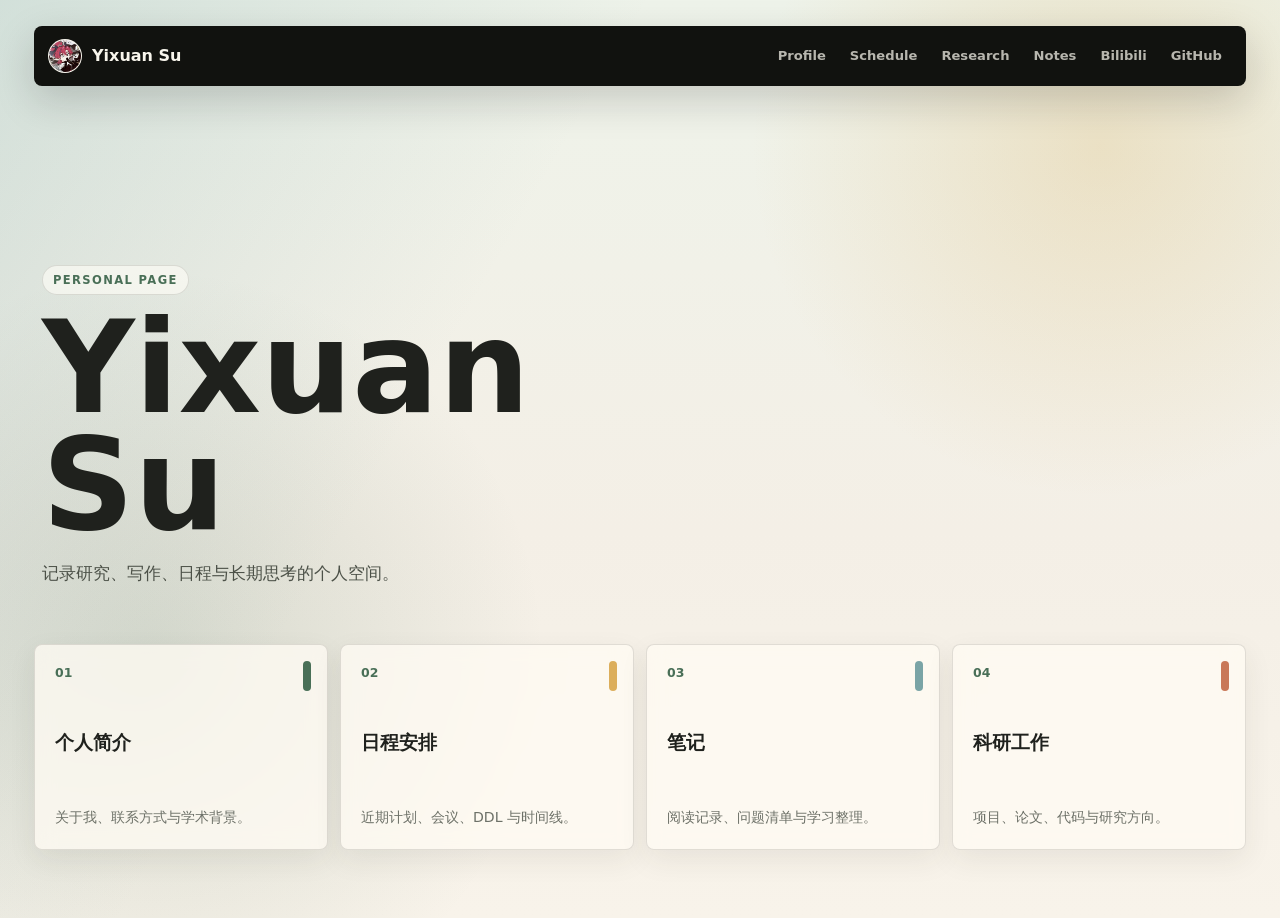
<file: index.html>
<!DOCTYPE html>
<html lang="zh-CN">
  <head>
    <meta charset="UTF-8" />
    <meta name="viewport" content="width=device-width, initial-scale=1.0" />
    <meta
      name="description"
      content="Yixuan Su 的个人主页：个人简介、日程安排、笔记与科研工作。"
    />
    <title>Yixuan Su</title>
    <link rel="stylesheet" href="./styles.css?v=20260604-8" />
  </head>
  <body>
    <main class="page-shell">
      <header class="site-header" aria-label="站点导航">
        <a class="brand" href="./" aria-label="返回首页">
          <img class="brand-avatar" src="./Profile.jpg" alt="苏以轩头像" />
          <span>Yixuan Su</span>
        </a>
        <nav class="top-nav" aria-label="主导航">
          <a href="./profile/">Profile</a>
          <a href="./schedule/">Schedule</a>
          <a href="./research/">Research</a>
          <a href="./notes/">Notes</a>
          <a href="https://space.bilibili.com/1643157133" target="_blank" rel="noreferrer">Bilibili</a>
          <a href="https://github.com/Cheezzcake" target="_blank" rel="noreferrer">GitHub</a>
        </nav>
      </header>

      <section class="hero" aria-labelledby="hero-title">
        <div class="hero-copy">
          <p class="eyebrow">Personal Page</p>
          <h1 id="hero-title">
            <span>Yixuan</span>
            <span>Su</span>
          </h1>
          <p class="intro">
            记录研究、写作、日程与长期思考的个人空间。
          </p>
        </div>
      </section>

      <section class="entry-grid" aria-label="主页入口">
        <a class="entry-card" href="./profile/">
          <span class="entry-index">01</span>
          <span class="entry-title">个人简介</span>
          <span class="entry-text">关于我、联系方式与学术背景。</span>
        </a>

        <a class="entry-card" href="./schedule/">
          <span class="entry-index">02</span>
          <span class="entry-title">日程安排</span>
          <span class="entry-text">近期计划、会议、DDL 与时间线。</span>
        </a>

        <a class="entry-card" href="./notes/">
          <span class="entry-index">03</span>
          <span class="entry-title">笔记</span>
          <span class="entry-text">阅读记录、问题清单与学习整理。</span>
        </a>

        <a class="entry-card" href="./research/">
          <span class="entry-index">04</span>
          <span class="entry-title">科研工作</span>
          <span class="entry-text">项目、论文、代码与研究方向。</span>
        </a>
      </section>
    </main>
  </body>
</html>
</file>
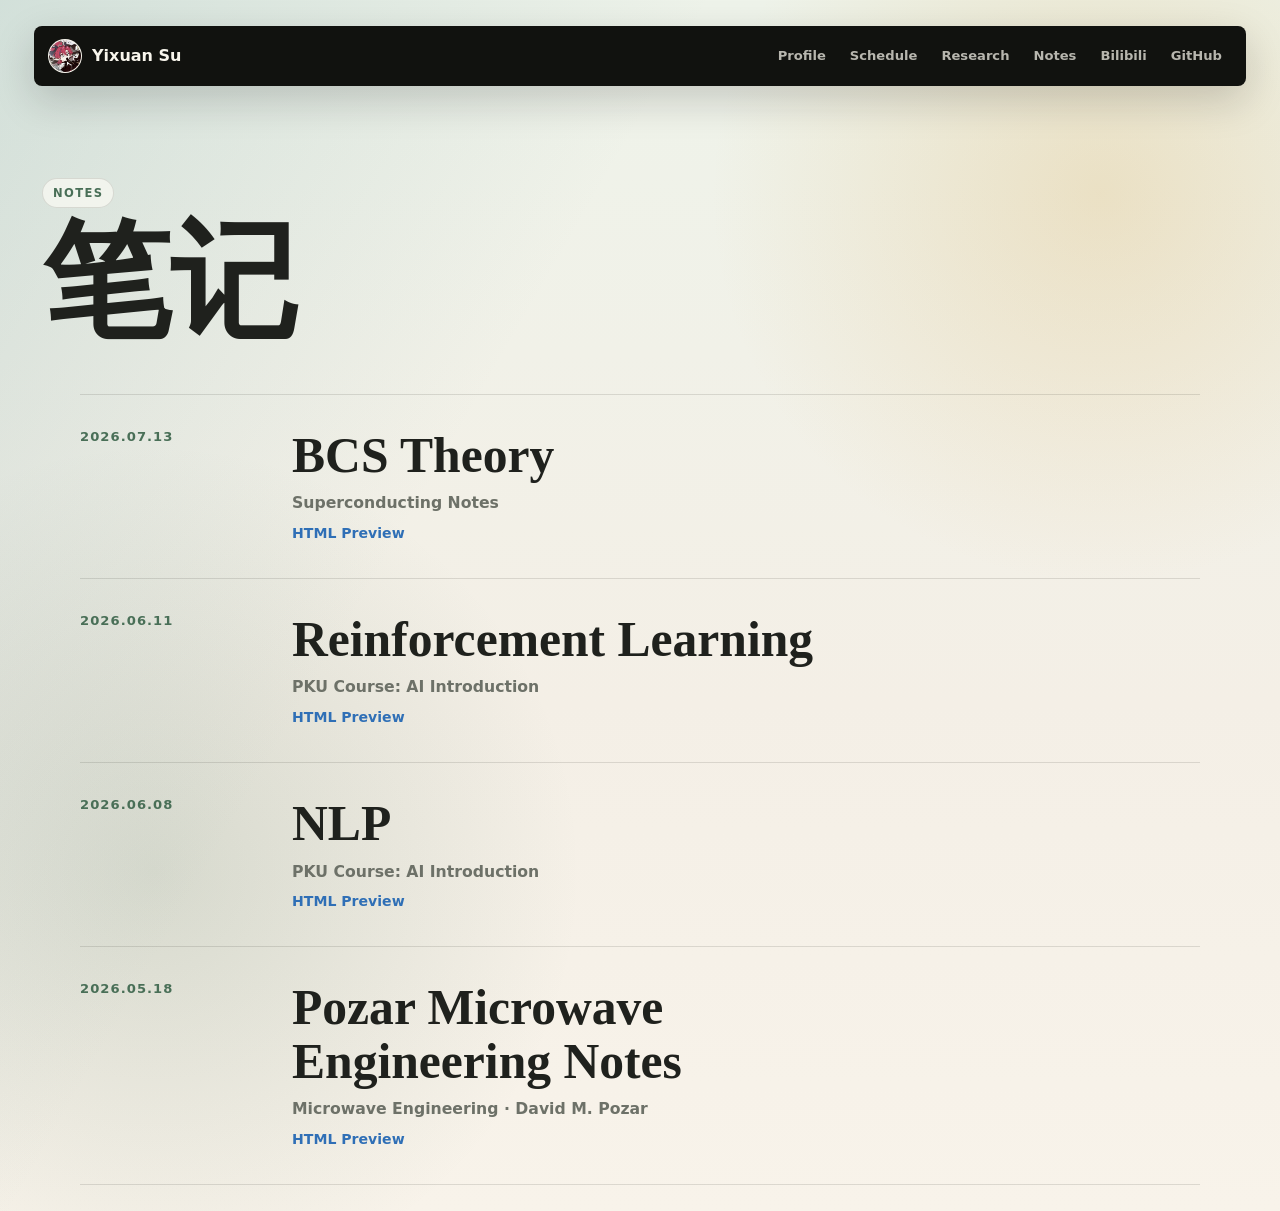
<file: notes/index.html>
<!DOCTYPE html>
<html lang="zh-CN">
  <head>
    <meta charset="UTF-8" />
    <meta name="viewport" content="width=device-width, initial-scale=1.0" />
    <meta
      name="description"
      content="苏以轩的学习笔记与阅读记录。"
    />
    <title>笔记 | Yixuan Su</title>
    <link rel="stylesheet" href="../styles.css?v=20260604-8" />
  </head>
  <body>
    <main class="page-shell notes-shell">
      <header class="site-header" aria-label="站点导航">
        <a class="brand" href="../" aria-label="返回首页">
          <img class="brand-avatar" src="../Profile.jpg" alt="苏以轩头像" />
          <span>Yixuan Su</span>
        </a>
        <nav class="top-nav" aria-label="主导航">
          <a href="../profile/">Profile</a>
          <a href="../schedule/">Schedule</a>
          <a href="../research/">Research</a>
          <a href="./">Notes</a>
          <a href="https://space.bilibili.com/1643157133" target="_blank" rel="noreferrer">Bilibili</a>
          <a href="https://github.com/Cheezzcake" target="_blank" rel="noreferrer">GitHub</a>
        </nav>
      </header>

      <section class="section-hero" aria-labelledby="notes-title">
        <p class="eyebrow">Notes</p>
        <h1 id="notes-title">笔记</h1>
      </section>

      <section class="note-timeline" aria-label="笔记时间线">
        <article class="note-item">
          <div class="note-date">2026.07.13</div>
          <div class="note-content">
            <h2>
              <span>BCS Theory</span>
            </h2>
            <p class="note-source">Superconducting Notes</p>
            <a class="note-link" href="./superconducting_bcs_notes.html" target="_blank" rel="noreferrer">HTML Preview</a>
          </div>
        </article>

        <article class="note-item">
          <div class="note-date">2026.06.11</div>
          <div class="note-content">
            <h2>
              <span>Reinforcement Learning</span>
            </h2>
            <p class="note-source">PKU Course: AI Introduction</p>
            <a class="note-link" href="./rl_notes.html" target="_blank" rel="noreferrer">HTML Preview</a>
          </div>
        </article>

        <article class="note-item">
          <div class="note-date">2026.06.08</div>
          <div class="note-content">
            <h2>
              <span>NLP</span>
            </h2>
            <p class="note-source">PKU Course: AI Introduction</p>
            <a class="note-link" href="./nlp_notes.html" target="_blank" rel="noreferrer">HTML Preview</a>
          </div>
        </article>

        <article class="note-item">
          <div class="note-date">2026.05.18</div>
          <div class="note-content">
            <h2>
              <span>Pozar Microwave</span>
              <span>Engineering Notes</span>
            </h2>
            <p class="note-source">Microwave Engineering · David M. Pozar</p>
            <a class="note-link" href="./microwave_notes.html" target="_blank" rel="noreferrer">HTML Preview</a>
          </div>
        </article>
      </section>
    </main>
  </body>
</html>
</file>
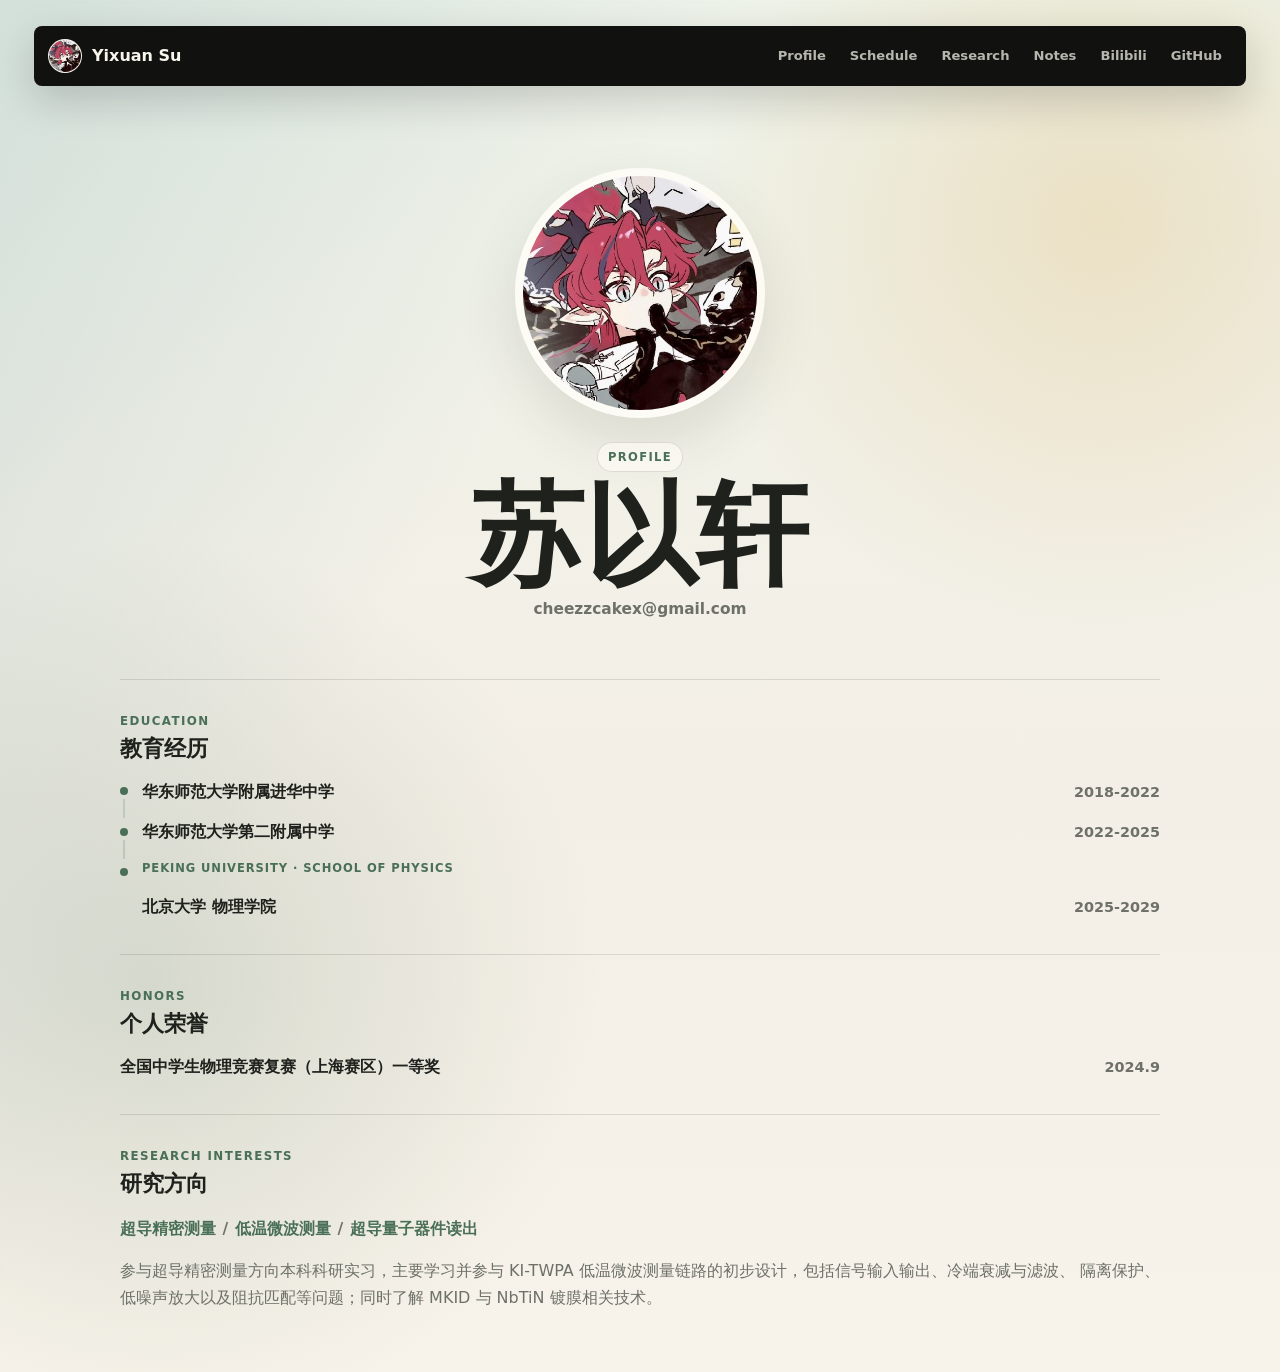
<file: profile/index.html>
<!DOCTYPE html>
<html lang="zh-CN">
  <head>
    <meta charset="UTF-8" />
    <meta name="viewport" content="width=device-width, initial-scale=1.0" />
    <meta
      name="description"
      content="苏以轩的个人简介：教育经历、个人荣誉与研究方向。"
    />
    <title>苏以轩 | Profile</title>
    <link rel="stylesheet" href="../styles.css?v=20260604-8" />
  </head>
  <body>
    <main class="page-shell profile-shell">
      <header class="site-header" aria-label="站点导航">
        <a class="brand" href="../" aria-label="返回首页">
          <img class="brand-avatar" src="../Profile.jpg" alt="苏以轩头像" />
          <span>Yixuan Su</span>
        </a>
        <nav class="top-nav" aria-label="主导航">
          <a href="./">Profile</a>
          <a href="../schedule/">Schedule</a>
          <a href="../research/">Research</a>
          <a href="../notes/">Notes</a>
          <a href="https://space.bilibili.com/1643157133" target="_blank" rel="noreferrer">Bilibili</a>
          <a href="https://github.com/Cheezzcake" target="_blank" rel="noreferrer">GitHub</a>
        </nav>
      </header>

      <section class="profile-hero" aria-labelledby="profile-title">
        <img class="profile-photo" src="../Profile.jpg" alt="苏以轩头像" />
        <div class="profile-heading">
          <p class="eyebrow">Profile</p>
          <h1 id="profile-title">苏以轩</h1>
          <a class="contact-link" href="mailto:cheezzcakex@gmail.com">cheezzcakex@gmail.com</a>
        </div>
      </section>

      <section class="profile-layout" aria-label="个人简介内容">
        <article class="profile-section">
          <div class="section-kicker">Education</div>
          <h2>教育经历</h2>
          <ol class="timeline">
            <li>
              <div>
                <strong>华东师范大学附属进华中学</strong>
                <span>2018-2022</span>
              </div>
            </li>
            <li>
              <div>
                <strong>华东师范大学第二附属中学</strong>
                <span>2022-2025</span>
              </div>
            </li>
            <li>
              <div>
                <small>Peking University · School of Physics</small>
                <strong>北京大学 物理学院</strong>
                <span>2025-2029</span>
              </div>
            </li>
          </ol>
        </article>

        <article class="profile-section">
          <div class="section-kicker">Honors</div>
          <h2>个人荣誉</h2>
          <div class="info-row">
            <strong>全国中学生物理竞赛复赛（上海赛区）一等奖</strong>
            <span>2024.9</span>
          </div>
        </article>

        <article class="profile-section research-section">
          <div class="section-kicker">Research Interests</div>
          <h2>研究方向</h2>
          <div class="tag-list" aria-label="研究方向列表">
            <span>超导精密测量</span>
            <span>低温微波测量</span>
            <span>超导量子器件读出</span>
          </div>
          <p>
            参与超导精密测量方向本科科研实习，主要学习并参与 KI-TWPA
            低温微波测量链路的初步设计，包括信号输入输出、冷端衰减与滤波、
            隔离保护、低噪声放大以及阻抗匹配等问题；同时了解 MKID
            与 NbTiN 镀膜相关技术。
          </p>
        </article>
      </section>
    </main>
  </body>
</html>
</file>
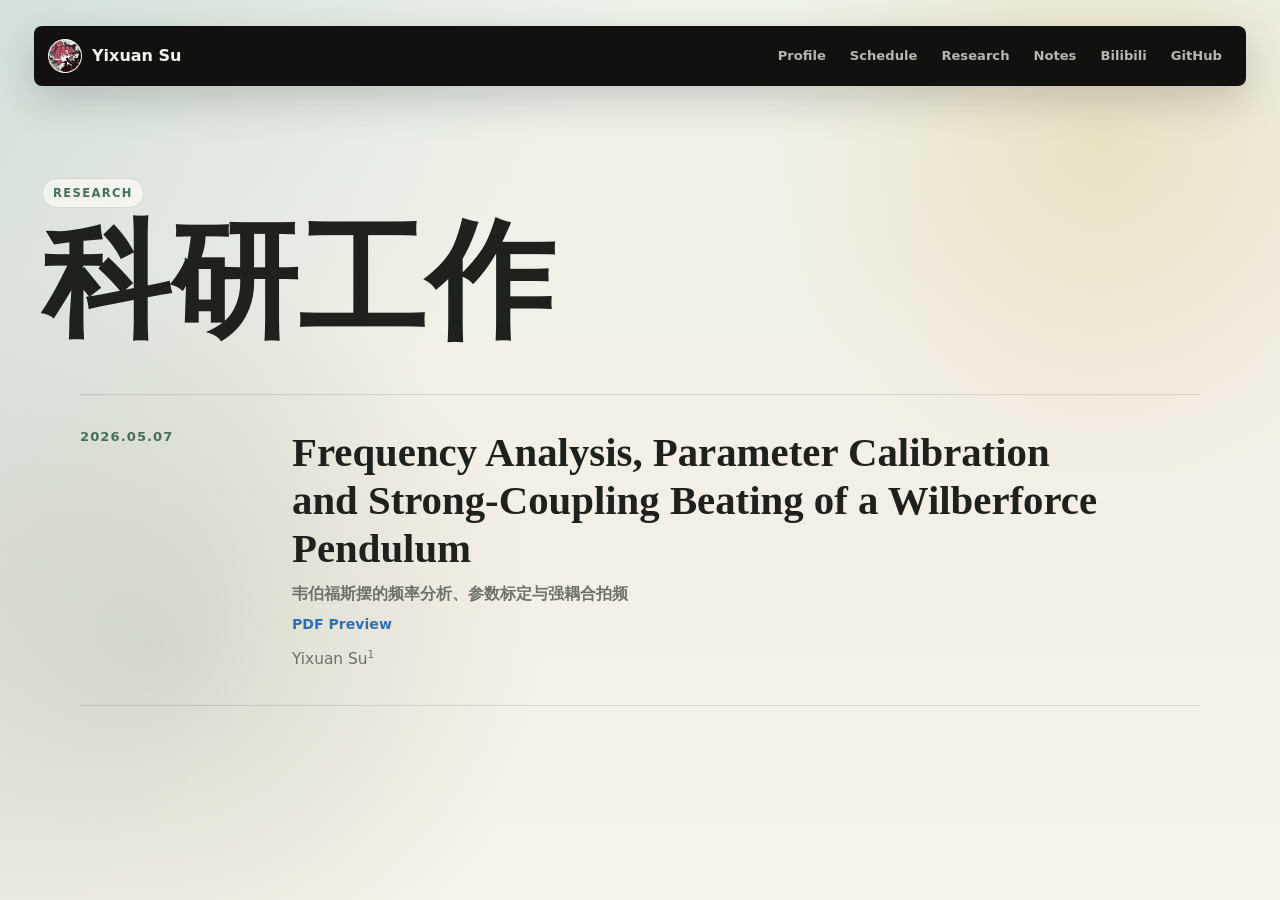
<file: research/index.html>
<!DOCTYPE html>
<html lang="zh-CN">
  <head>
    <meta charset="UTF-8" />
    <meta name="viewport" content="width=device-width, initial-scale=1.0" />
    <meta
      name="description"
      content="苏以轩的科研工作与论文记录。"
    />
    <title>科研工作 | Yixuan Su</title>
    <link rel="stylesheet" href="../styles.css?v=20260604-8" />
  </head>
  <body>
    <main class="page-shell research-shell">
      <header class="site-header" aria-label="站点导航">
        <a class="brand" href="../" aria-label="返回首页">
          <img class="brand-avatar" src="../Profile.jpg" alt="苏以轩头像" />
          <span>Yixuan Su</span>
        </a>
        <nav class="top-nav" aria-label="主导航">
          <a href="../profile/">Profile</a>
          <a href="../schedule/">Schedule</a>
          <a href="./">Research</a>
          <a href="../notes/">Notes</a>
          <a href="https://space.bilibili.com/1643157133" target="_blank" rel="noreferrer">Bilibili</a>
          <a href="https://github.com/Cheezzcake" target="_blank" rel="noreferrer">GitHub</a>
        </nav>
      </header>

      <section class="section-hero" aria-labelledby="research-title">
        <p class="eyebrow">Research</p>
        <h1 id="research-title">科研工作</h1>
      </section>

      <section class="paper-timeline" aria-label="科研论文时间线">
        <article class="paper-item">
          <div class="paper-date">2026.05.07</div>
          <div class="paper-content">
            <h2>Frequency Analysis, Parameter Calibration and Strong-Coupling Beating of a Wilberforce Pendulum</h2>
            <p class="paper-title-cn">韦伯福斯摆的频率分析、参数标定与强耦合拍频</p>
            <a class="paper-link" href="./Wilberforce.pdf" target="_blank" rel="noreferrer">PDF Preview</a>
            <p class="paper-meta">Yixuan Su<sup>1</sup></p>
          </div>
        </article>
      </section>
    </main>
  </body>
</html>
</file>
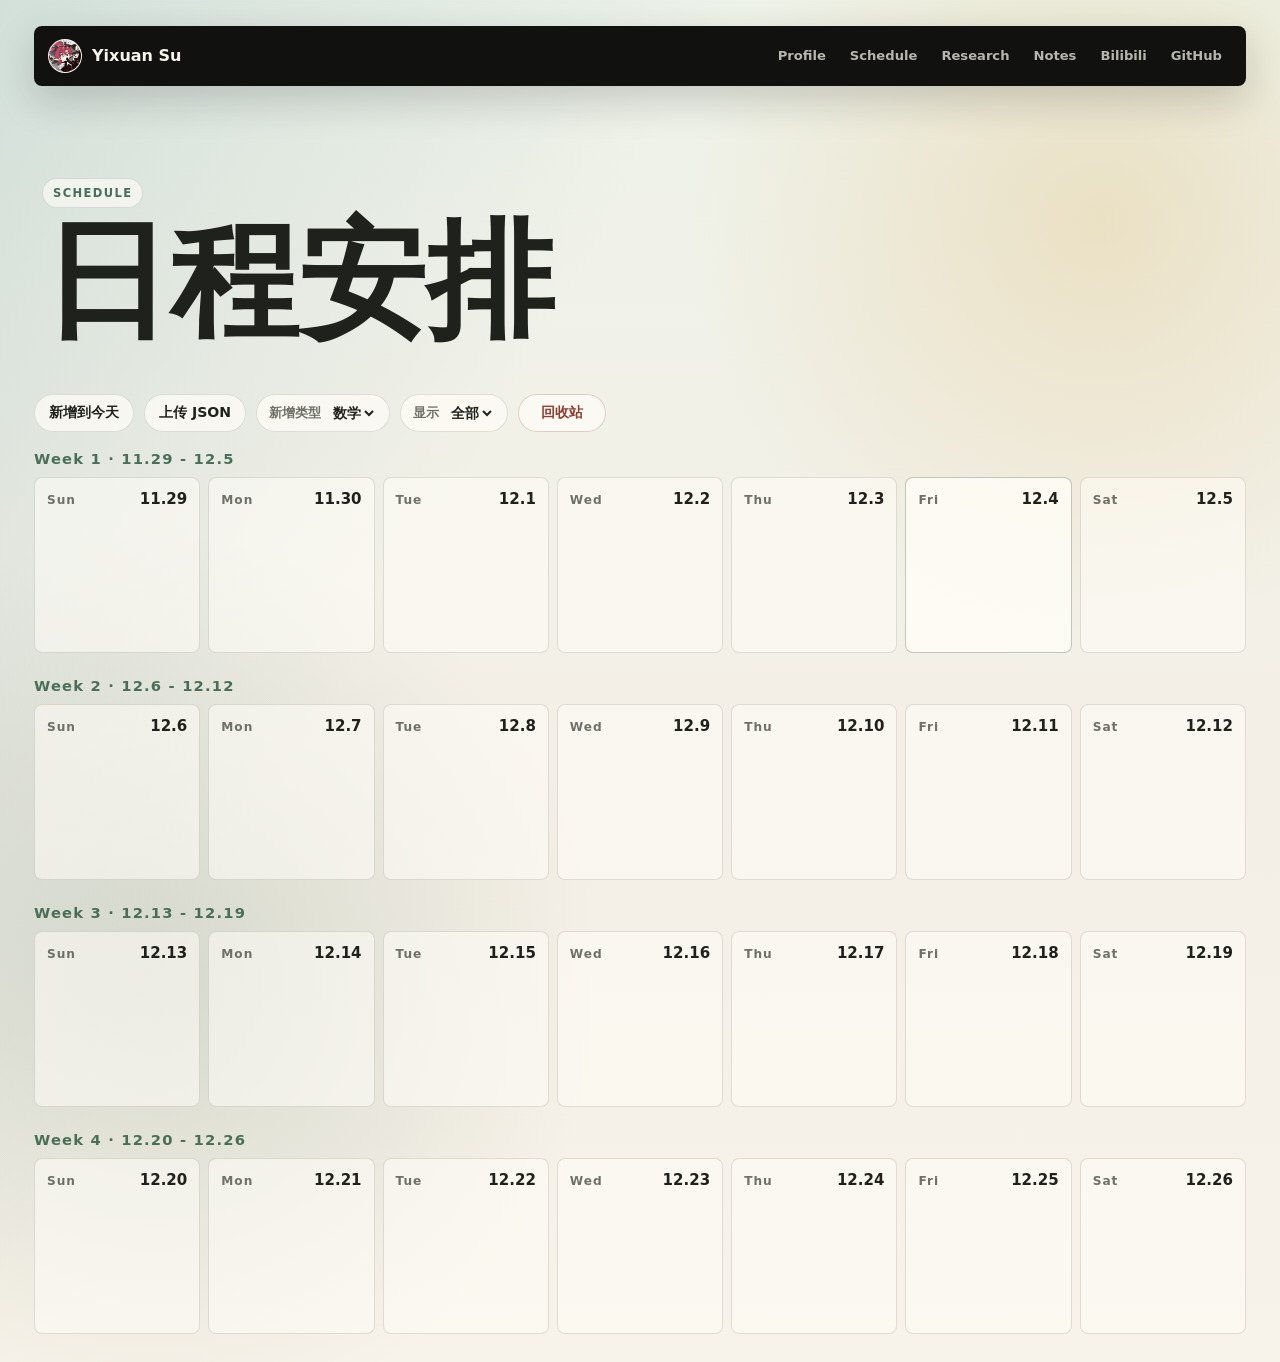
<file: schedule/index.html>
<!DOCTYPE html>
<html lang="zh-CN">
  <head>
    <meta charset="UTF-8" />
    <meta name="viewport" content="width=device-width, initial-scale=1.0" />
    <meta name="description" content="苏以轩的四周日程安排。" />
    <title>日程安排 | Yixuan Su</title>
    <link rel="stylesheet" href="../styles.css?v=20260605-3" />
    <script src="./schedule.js?v=20260605-3" defer></script>
  </head>
  <body>
    <main class="page-shell schedule-shell">
      <header class="site-header" aria-label="站点导航">
        <a class="brand" href="../" aria-label="返回首页">
          <img class="brand-avatar" src="../Profile.jpg" alt="苏以轩头像" />
          <span>Yixuan Su</span>
        </a>
        <nav class="top-nav" aria-label="主导航">
          <a href="../profile/">Profile</a>
          <a href="./">Schedule</a>
          <a href="../research/">Research</a>
          <a href="../notes/">Notes</a>
          <a href="https://space.bilibili.com/1643157133" target="_blank" rel="noreferrer">Bilibili</a>
          <a href="https://github.com/Cheezzcake" target="_blank" rel="noreferrer">GitHub</a>
        </nav>
      </header>

      <section class="section-hero schedule-hero" aria-labelledby="schedule-title">
        <p class="eyebrow">Schedule</p>
        <h1 id="schedule-title">日程安排</h1>
      </section>

      <section class="schedule-toolbar" aria-label="日程工具栏">
        <button class="add-task" type="button">新增到今天</button>
        <button class="upload-json" type="button">上传 JSON</button>
        <label class="type-picker">
          <span>新增类型</span>
          <select id="task-type">
            <option value="math">数学</option>
            <option value="physics">物理</option>
            <option value="general">综合</option>
            <option value="life">生活</option>
            <option value="exam">考试</option>
          </select>
        </label>
        <label class="type-picker">
          <span>显示</span>
          <select id="task-filter">
            <option value="all">全部</option>
            <option value="math">数学</option>
            <option value="physics">物理</option>
            <option value="general">综合</option>
            <option value="life">生活</option>
            <option value="exam">考试</option>
          </select>
        </label>
        <div class="trash-zone" role="button" tabindex="0" aria-label="回收站">回收站</div>
        <p class="sync-status" role="status" aria-live="polite"></p>
      </section>

      <section id="schedule-board" class="schedule-board" aria-label="最近四周日程表"></section>
    </main>
  </body>
</html>
</file>
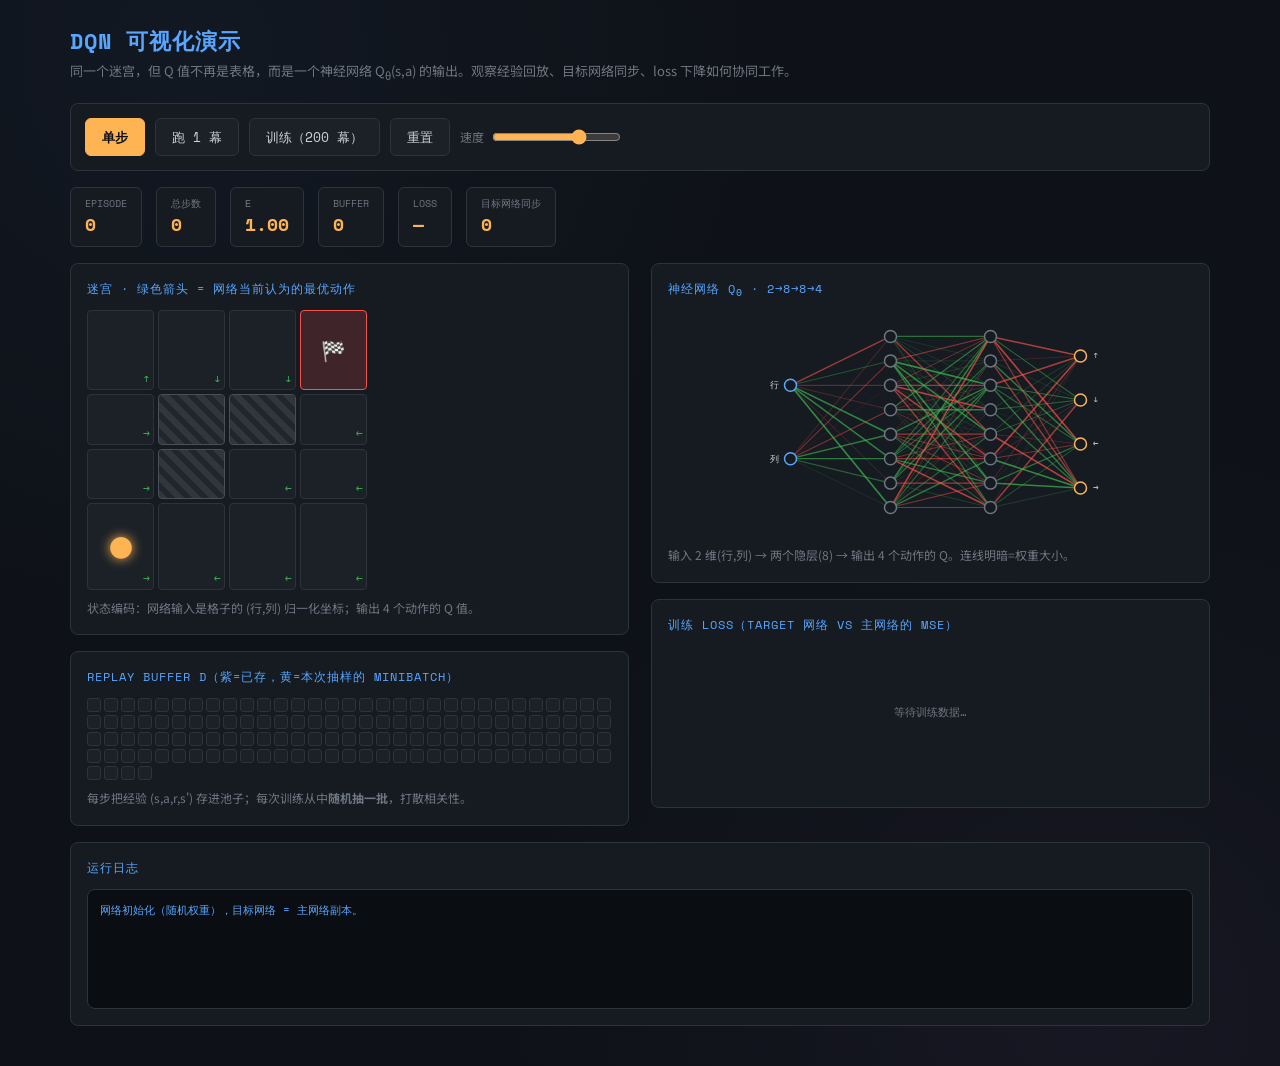
<file: notes/dqn_demo.html>
<!DOCTYPE html>
<html lang="zh">
<head>
<meta charset="UTF-8">
<meta name="viewport" content="width=device-width, initial-scale=1.0">
<title>DQN 可视化演示</title>
<style>
  @import url('https://fonts.googleapis.com/css2?family=Space+Mono:wght@400;700&family=Noto+Sans+SC:wght@400;500;700&display=swap');
  :root{
    --bg:#0e1117;--panel:#161b22;--line:#2d333b;--ink:#c9d1d9;--dim:#6e7681;
    --amber:#ffb454;--green:#3fb950;--red:#f85149;--blue:#58a6ff;--purple:#bc8cff;--cell:#1c2128;
  }
  *{box-sizing:border-box;margin:0;padding:0}
  body{background:var(--bg);color:var(--ink);font-family:'Noto Sans SC',sans-serif;padding:24px;line-height:1.5;
    background-image:radial-gradient(circle at 15% 5%,rgba(88,166,255,.05),transparent 40%),radial-gradient(circle at 85% 95%,rgba(188,140,255,.05),transparent 40%);min-height:100vh}
  .wrap{max-width:1140px;margin:0 auto}
  h1{font-family:'Space Mono',monospace;font-size:22px;color:var(--blue);margin-bottom:4px;letter-spacing:1px}
  .sub{color:var(--dim);font-size:13px;margin-bottom:20px}
  .row{display:flex;gap:22px;flex-wrap:wrap;align-items:flex-start}
  .col{flex:1;min-width:300px}
  .card{background:var(--panel);border:1px solid var(--line);border-radius:8px;padding:16px;margin-bottom:16px}
  .card-title{font-family:'Space Mono',monospace;font-size:12px;color:var(--blue);letter-spacing:1px;text-transform:uppercase;margin-bottom:12px}
  /* maze */
  .maze{display:grid;grid-template-columns:repeat(4,1fr);gap:4px;aspect-ratio:1;max-width:280px}
  .mcell{background:var(--cell);border:1px solid var(--line);border-radius:4px;display:flex;align-items:center;justify-content:center;font-size:20px;position:relative}
  .mcell.goal{background:rgba(248,81,73,.18);border-color:var(--red)}
  .mcell.wall{background:repeating-linear-gradient(45deg,#30363d,#30363d 6px,#21262d 6px,#21262d 12px);border-color:#484f58}
  .mcell.agent::after{content:'●';color:var(--amber);font-size:24px;text-shadow:0 0 12px var(--amber);animation:pulse 1s infinite}
  @keyframes pulse{0%,100%{opacity:1}50%{opacity:.5}}
  /* q arrows over maze */
  .qarrow{position:absolute;font-size:11px;color:var(--green);font-family:'Space Mono',monospace}
  /* network diagram */
  .netbox{width:100%;height:220px}
  /* buffer */
  .buffer{display:flex;flex-wrap:wrap;gap:3px;max-height:120px;overflow:hidden}
  .bchip{width:14px;height:14px;border-radius:3px;background:var(--cell);border:1px solid var(--line);transition:background .2s}
  .bchip.filled{background:var(--purple);border-color:var(--purple)}
  .bchip.sampled{background:var(--amber);border-color:var(--amber);box-shadow:0 0 6px var(--amber)}
  /* controls */
  .controls{display:flex;gap:10px;flex-wrap:wrap;align-items:center;background:var(--panel);border:1px solid var(--line);border-radius:8px;padding:14px;margin-bottom:16px}
  button{font-family:'Space Mono',monospace;font-size:13px;background:var(--cell);color:var(--ink);border:1px solid var(--line);padding:8px 16px;border-radius:6px;cursor:pointer;transition:all .15s}
  button:hover{border-color:var(--amber);color:var(--amber)}
  button.primary{background:var(--amber);color:#0e1117;border-color:var(--amber);font-weight:700}
  button.primary:hover{background:#ffc66e}
  button:disabled{opacity:.4;cursor:not-allowed}
  .slider-group{display:flex;align-items:center;gap:8px;font-size:12px;color:var(--dim)}
  input[type=range]{accent-color:var(--amber)}
  .stats{display:flex;gap:14px;flex-wrap:wrap;font-family:'Space Mono',monospace;font-size:13px;margin-bottom:16px}
  .stat{background:var(--panel);border:1px solid var(--line);border-radius:6px;padding:8px 14px}
  .stat .label{color:var(--dim);font-size:10px;text-transform:uppercase}
  .stat .value{color:var(--amber);font-size:18px;font-weight:700}
  .lossbox{width:100%;height:140px}
  .log{background:#0a0d12;border:1px solid var(--line);border-radius:8px;padding:12px;font-family:'Space Mono',monospace;font-size:11px;height:120px;overflow-y:auto;color:var(--dim)}
  .log .hl{color:var(--amber)} .log .g{color:var(--green)} .log .b{color:var(--blue)}
  .note{font-size:12px;color:var(--dim);margin-top:8px;line-height:1.7}
  .note code{font-family:'Space Mono',monospace;color:var(--blue)}
  .tgtflash{animation:flash .6s}
  @keyframes flash{0%{color:var(--green)}100%{color:var(--amber)}}
</style>
</head>
<body>
<div class="wrap">
  <h1>DQN 可视化演示</h1>
  <div class="sub">同一个迷宫，但 Q 值不再是表格，而是一个神经网络 Q<sub>θ</sub>(s,a) 的输出。观察经验回放、目标网络同步、loss 下降如何协同工作。</div>

  <div class="controls">
    <button class="primary" id="step">单步</button>
    <button id="ep">跑 1 幕</button>
    <button id="train">训练（200 幕）</button>
    <button id="reset">重置</button>
    <div class="slider-group">速度 <input type="range" id="speed" min="0" max="100" value="70"></div>
  </div>

  <div class="stats">
    <div class="stat"><div class="label">Episode</div><div class="value" id="s-ep">0</div></div>
    <div class="stat"><div class="label">总步数</div><div class="value" id="s-steps">0</div></div>
    <div class="stat"><div class="label">ε</div><div class="value" id="s-eps">1.00</div></div>
    <div class="stat"><div class="label">Buffer</div><div class="value" id="s-buf">0</div></div>
    <div class="stat"><div class="label">Loss</div><div class="value" id="s-loss">—</div></div>
    <div class="stat"><div class="label">目标网络同步</div><div class="value" id="s-sync">0</div></div>
  </div>

  <div class="row">
    <div class="col">
      <div class="card">
        <div class="card-title">迷宫 · 绿色箭头 = 网络当前认为的最优动作</div>
        <div class="maze" id="maze"></div>
        <div class="note">状态编码：网络输入是格子的 (行,列) 归一化坐标；输出 4 个动作的 Q 值。</div>
      </div>
      <div class="card">
        <div class="card-title">Replay Buffer D（紫=已存，黄=本次抽样的 minibatch）</div>
        <div class="buffer" id="buffer"></div>
        <div class="note">每步把经验 (s,a,r,s') 存进池子；每次训练从中<b>随机抽一批</b>，打散相关性。</div>
      </div>
    </div>

    <div class="col">
      <div class="card">
        <div class="card-title">神经网络 Q<sub>θ</sub> · 2→8→8→4</div>
        <svg class="netbox" id="net" viewBox="0 0 360 220"></svg>
        <div class="note">输入 2 维(行,列) → 两个隐层(8) → 输出 4 个动作的 Q。连线明暗=权重大小。</div>
      </div>
      <div class="card">
        <div class="card-title">训练 Loss（target 网络 vs 主网络的 MSE）</div>
        <svg class="lossbox" id="loss" viewBox="0 0 360 140"></svg>
      </div>
    </div>
  </div>

  <div class="card">
    <div class="card-title">运行日志</div>
    <div class="log" id="log"></div>
  </div>
</div>

<script>
// ================= 环境（同迷宫）=================
const N=4, GOAL=3, START=12;
const WALLS=new Set([1*N+1,1*N+2,2*N+1]); // (1,1)(1,2)(2,1)
const ACTIONS=['↑','↓','←','→'];
const STEP_R=-0.1, GOAL_R=10, GAMMA=0.9;
function rc(s){return [Math.floor(s/N), s%N];}
function isWall(s){return WALLS.has(s);}
function nextState(s,a){let[r,c]=rc(s);if(a===0)r--;if(a===1)r++;if(a===2)c--;if(a===3)c++;
  if(r<0||r>=N||c<0||c>=N)return s;const ns=r*N+c;return isWall(ns)?s:ns;}
// 状态 -> 网络输入（归一化坐标）
function feat(s){let[r,c]=rc(s);return [r/(N-1), c/(N-1)];}

// ================= 极简神经网络（手写，2-8-8-4）=================
// 用 tanh 隐层 + 线性输出，MSE loss，SGD
function randMat(rows,cols){let m=[];for(let i=0;i<rows;i++){m.push([]);for(let j=0;j<cols;j++)m[i].push((Math.random()*2-1)*0.5);}return m;}
function zeros(n){return new Array(n).fill(0);}
function makeNet(){
  return {
    W1:randMat(8,2), b1:zeros(8),
    W2:randMat(8,8), b2:zeros(8),
    W3:randMat(4,8), b3:zeros(4),
  };
}
function clone(net){return JSON.parse(JSON.stringify(net));}
function tanh(x){return Math.tanh(x);}
// 前向：返回输出层 4 个 Q + 中间缓存（供反向）
function forward(net,x){
  let z1=zeros(8),a1=zeros(8);
  for(let i=0;i<8;i++){let s=net.b1[i];for(let j=0;j<2;j++)s+=net.W1[i][j]*x[j];z1[i]=s;a1[i]=tanh(s);}
  let z2=zeros(8),a2=zeros(8);
  for(let i=0;i<8;i++){let s=net.b2[i];for(let j=0;j<8;j++)s+=net.W2[i][j]*a1[j];z2[i]=s;a2[i]=tanh(s);}
  let out=zeros(4);
  for(let i=0;i<4;i++){let s=net.b3[i];for(let j=0;j<8;j++)s+=net.W3[i][j]*a2[j];out[i]=s;}
  return {out,a1,a2,x};
}
function qvals(net,s){return forward(net,feat(s)).out;}
// 对一个样本做反向，仅对动作 a 的输出有梯度 (target - pred)
function backprop(net,grads,x,a1,a2,out,a,error){
  // dL/dout_a = (pred - target) = -error  (我们用 error=target-pred)
  let dout=zeros(4); dout[a]= -error;       // 只有选中的动作有梯度
  // 输出层
  for(let i=0;i<4;i++){
    grads.b3[i]+=dout[i];
    for(let j=0;j<8;j++)grads.W3[i][j]+=dout[i]*a2[j];
  }
  // 回传到 a2
  let da2=zeros(8);
  for(let j=0;j<8;j++){let s=0;for(let i=0;i<4;i++)s+=net.W3[i][j]*dout[i];da2[j]=s;}
  let dz2=zeros(8);for(let j=0;j<8;j++)dz2[j]=da2[j]*(1-a2[j]*a2[j]);
  for(let i=0;i<8;i++){grads.b2[i]+=dz2[i];for(let j=0;j<8;j++)grads.W2[i][j]+=dz2[i]*a1[j];}
  // 回传到 a1
  let da1=zeros(8);
  for(let j=0;j<8;j++){let s=0;for(let i=0;i<8;i++)s+=net.W2[i][j]*dz2[i];da1[j]=s;}
  let dz1=zeros(8);for(let j=0;j<8;j++)dz1[j]=da1[j]*(1-a1[j]*a1[j]);
  for(let i=0;i<8;i++){grads.b1[i]+=dz1[i];for(let j=0;j<2;j++)grads.W1[i][j]+=dz1[i]*x[j];}
}
function zeroGrads(){return{W1:randMat(8,2).map(r=>r.map(()=>0)),b1:zeros(8),
  W2:randMat(8,8).map(r=>r.map(()=>0)),b2:zeros(8),W3:randMat(4,8).map(r=>r.map(()=>0)),b3:zeros(4)};}
function applyGrads(net,grads,lr,n){
  for(let i=0;i<8;i++){net.b1[i]-=lr*grads.b1[i]/n;for(let j=0;j<2;j++)net.W1[i][j]-=lr*grads.W1[i][j]/n;}
  for(let i=0;i<8;i++){net.b2[i]-=lr*grads.b2[i]/n;for(let j=0;j<8;j++)net.W2[i][j]-=lr*grads.W2[i][j]/n;}
  for(let i=0;i<4;i++){net.b3[i]-=lr*grads.b3[i]/n;for(let j=0;j<8;j++)net.W3[i][j]-=lr*grads.W3[i][j]/n;}
}

// ================= DQN 主体 =================
let net, target, buffer, BUF_CAP=128, BATCH=16, LR=0.05, SYNC_EVERY=50;
let curState, totalSteps, episode, epSteps, EPS, lossHist, syncCount, lastSampled=[];

function reset(){
  net=makeNet(); target=clone(net);
  buffer=[]; curState=START; totalSteps=0; episode=0; epSteps=0; EPS=1.0;
  lossHist=[]; syncCount=0; lastSampled=[]; logLines=[];
  log('网络初始化（随机权重），目标网络 = 主网络副本。','b');
  render();
}
function chooseAction(s){
  if(Math.random()<EPS)return Math.floor(Math.random()*4);
  let q=qvals(net,s),mx=Math.max(...q);
  let best=q.map((v,i)=>v===mx?i:-1).filter(i=>i>=0);
  return best[Math.floor(Math.random()*best.length)];
}
function trainBatch(){
  if(buffer.length<BATCH)return null;
  // 随机抽样
  let idxs=[];for(let i=0;i<BATCH;i++)idxs.push(Math.floor(Math.random()*buffer.length));
  lastSampled=idxs;
  let grads=zeroGrads(), totalLoss=0;
  for(const i of idxs){
    const e=buffer[i];
    // target：终点后无未来
    let maxNext = e.done ? 0 : Math.max(...qvals(target,e.s2));
    let y = e.r + GAMMA*maxNext;             // <-- target，常数
    const fw=forward(net,feat(e.s));
    let pred=fw.out[e.a];
    let error=y-pred;                        // target - 预测
    totalLoss += 0.5*error*error;
    backprop(net,grads,fw.x,fw.a1,fw.a2,fw.out,e.a,error);
  }
  applyGrads(net,grads,LR,BATCH);
  let loss=totalLoss/BATCH;
  lossHist.push(loss); if(lossHist.length>120)lossHist.shift();
  return loss;
}
function stepOnce(){
  if(curState===GOAL){startEpisode();return false;}
  const s=curState, a=chooseAction(s);
  const s2=nextState(s,a), done=(s2===GOAL);
  const r=done?GOAL_R:STEP_R;
  // 存入 buffer
  buffer.push({s,a,r,s2,done});
  if(buffer.length>BUF_CAP)buffer.shift();
  totalSteps++; epSteps++; curState=s2;
  // 训练一次
  let loss=trainBatch();
  // 同步 target
  if(totalSteps%SYNC_EVERY===0){target=clone(net);syncCount++;
    log(`★ 第 ${totalSteps} 步：目标网络同步 Q_target ← Q_θ`,'g');
    document.getElementById('s-sync').classList.add('tgtflash');
    setTimeout(()=>document.getElementById('s-sync').classList.remove('tgtflash'),600);
  }
  if(done){log(`到达终点！本幕 ${epSteps} 步`,'g');}
  render(loss);
  return done;
}
function startEpisode(){episode++;curState=START;epSteps=0;EPS=Math.max(0.05,Math.pow(0.97,episode));render();}
async function runEpisode(animate){
  if(curState===GOAL||epSteps>0)startEpisode();
  let g=0;while(curState!==GOAL&&g<150){const d=stepOnce();g++;if(animate)await sleep(delay());if(d)break;}
}

// ================= 渲染 =================
function render(loss){
  // maze + 最优箭头
  const maze=document.getElementById('maze');maze.innerHTML='';
  for(let s=0;s<N*N;s++){
    const d=document.createElement('div');d.className='mcell';
    if(isWall(s)){d.classList.add('wall');maze.appendChild(d);continue;}
    if(s===GOAL){d.classList.add('goal');d.textContent='🏁';maze.appendChild(d);continue;}
    if(s===curState)d.classList.add('agent');
    // 最优动作箭头
    let q=qvals(net,s),mx=Math.max(...q),bi=q.indexOf(mx);
    const ar=document.createElement('div');ar.className='qarrow';ar.textContent=ACTIONS[bi];
    ar.style.bottom='2px';ar.style.right='3px';d.appendChild(ar);
    maze.appendChild(d);
  }
  // buffer
  const buf=document.getElementById('buffer');buf.innerHTML='';
  for(let i=0;i<BUF_CAP;i++){
    const c=document.createElement('div');c.className='bchip';
    if(i<buffer.length)c.classList.add('filled');
    if(lastSampled.includes(i))c.classList.add('sampled');
    buf.appendChild(c);
  }
  // net diagram
  drawNet();
  // loss curve
  drawLoss();
  // stats
  document.getElementById('s-ep').textContent=episode;
  document.getElementById('s-steps').textContent=totalSteps;
  document.getElementById('s-eps').textContent=EPS.toFixed(2);
  document.getElementById('s-buf').textContent=buffer.length;
  document.getElementById('s-loss').textContent=(loss!=null)?loss.toFixed(3):(lossHist.length?lossHist[lossHist.length-1].toFixed(3):'—');
  document.getElementById('s-sync').textContent=syncCount;
}
function drawNet(){
  const svg=document.getElementById('net');
  const layers=[2,8,8,4], xs=[40,140,240,330], colW=svg.viewBox.baseVal.width;
  let H=220;
  function ypos(n,i){return H/(n+1)*(i+1);}
  let html='';
  // 连线（按权重明暗）
  function lineSet(W,x0,x1,n0,n1){
    let mx=0.001;for(let i=0;i<n1;i++)for(let j=0;j<n0;j++)mx=Math.max(mx,Math.abs(W[i][j]));
    for(let i=0;i<n1;i++)for(let j=0;j<n0;j++){
      let t=Math.min(1,Math.abs(W[i][j])/mx);
      let col=W[i][j]>=0?`rgba(63,185,80,${0.12+t*0.6})`:`rgba(248,81,73,${0.12+t*0.6})`;
      html+=`<line x1="${x0}" y1="${ypos(n0,j)}" x2="${x1}" y2="${ypos(n1,i)}" stroke="${col}" stroke-width="${0.4+t*1.2}"/>`;
    }
  }
  lineSet(net.W1,xs[0],xs[1],2,8);
  lineSet(net.W2,xs[1],xs[2],8,8);
  lineSet(net.W3,xs[2],xs[3],8,4);
  // 节点
  const labels=[['行','列'],null,null,['↑','↓','←','→']];
  for(let L=0;L<4;L++){
    for(let i=0;i<layers[L];i++){
      let y=ypos(layers[L],i);
      html+=`<circle cx="${xs[L]}" cy="${y}" r="6" fill="#161b22" stroke="${L===0?'#58a6ff':L===3?'#ffb454':'#6e7681'}" stroke-width="1.5"/>`;
      if(labels[L])html+=`<text x="${xs[L]+(L===3?12:-12)}" y="${y+3}" font-size="9" fill="#c9d1d9" font-family="Space Mono" text-anchor="${L===3?'start':'end'}">${labels[L][i]}</text>`;
    }
  }
  svg.innerHTML=html;
}
function drawLoss(){
  const svg=document.getElementById('loss');const W=360,H=140,pad=24;
  if(lossHist.length<2){svg.innerHTML=`<text x="${W/2}" y="${H/2}" fill="#6e7681" font-size="11" text-anchor="middle" font-family="Space Mono">等待训练数据…</text>`;return;}
  let mx=Math.max(...lossHist),mn=Math.min(...lossHist);if(mx===mn)mx=mn+1;
  let pts=lossHist.map((v,i)=>{
    let x=pad+(W-2*pad)*i/(lossHist.length-1);
    let y=H-pad-(H-2*pad)*(v-mn)/(mx-mn);return `${x.toFixed(1)},${y.toFixed(1)}`;
  }).join(' ');
  svg.innerHTML=`<polyline points="${pts}" fill="none" stroke="#ffb454" stroke-width="1.5"/>
    <text x="${pad}" y="14" fill="#6e7681" font-size="9" font-family="Space Mono">max ${mx.toFixed(2)}</text>
    <text x="${pad}" y="${H-6}" fill="#6e7681" font-size="9" font-family="Space Mono">min ${mn.toFixed(3)}</text>`;
}

// ================= 日志 / 工具 =================
let logLines=[];
function log(m,c=''){logLines.unshift(`<div class="${c}">${m}</div>`);if(logLines.length>50)logLines.pop();document.getElementById('log').innerHTML=logLines.join('');}
function sleep(ms){return new Promise(r=>setTimeout(r,ms));}
function delay(){let v=+document.getElementById('speed').value;return Math.round(180*(1-v/100))+5;}
let busy=false;function lock(b){busy=b;['step','ep','train','reset'].forEach(id=>document.getElementById(id).disabled=b);}

document.getElementById('step').onclick=()=>{if(!busy)stepOnce();};
document.getElementById('ep').onclick=async()=>{if(busy)return;lock(true);await runEpisode(true);lock(false);};
document.getElementById('train').onclick=async()=>{if(busy)return;lock(true);
  for(let i=0;i<200;i++){await runEpisode(false);if(i%10===0){render();await sleep(1);}}
  render();log('★ 训练完成。看迷宫里的箭头是否连成一条绕墙到终点的路。','g');lock(false);};
document.getElementById('reset').onclick=()=>{if(!busy)reset();};

reset();
</script>
</body>
</html>
</file>
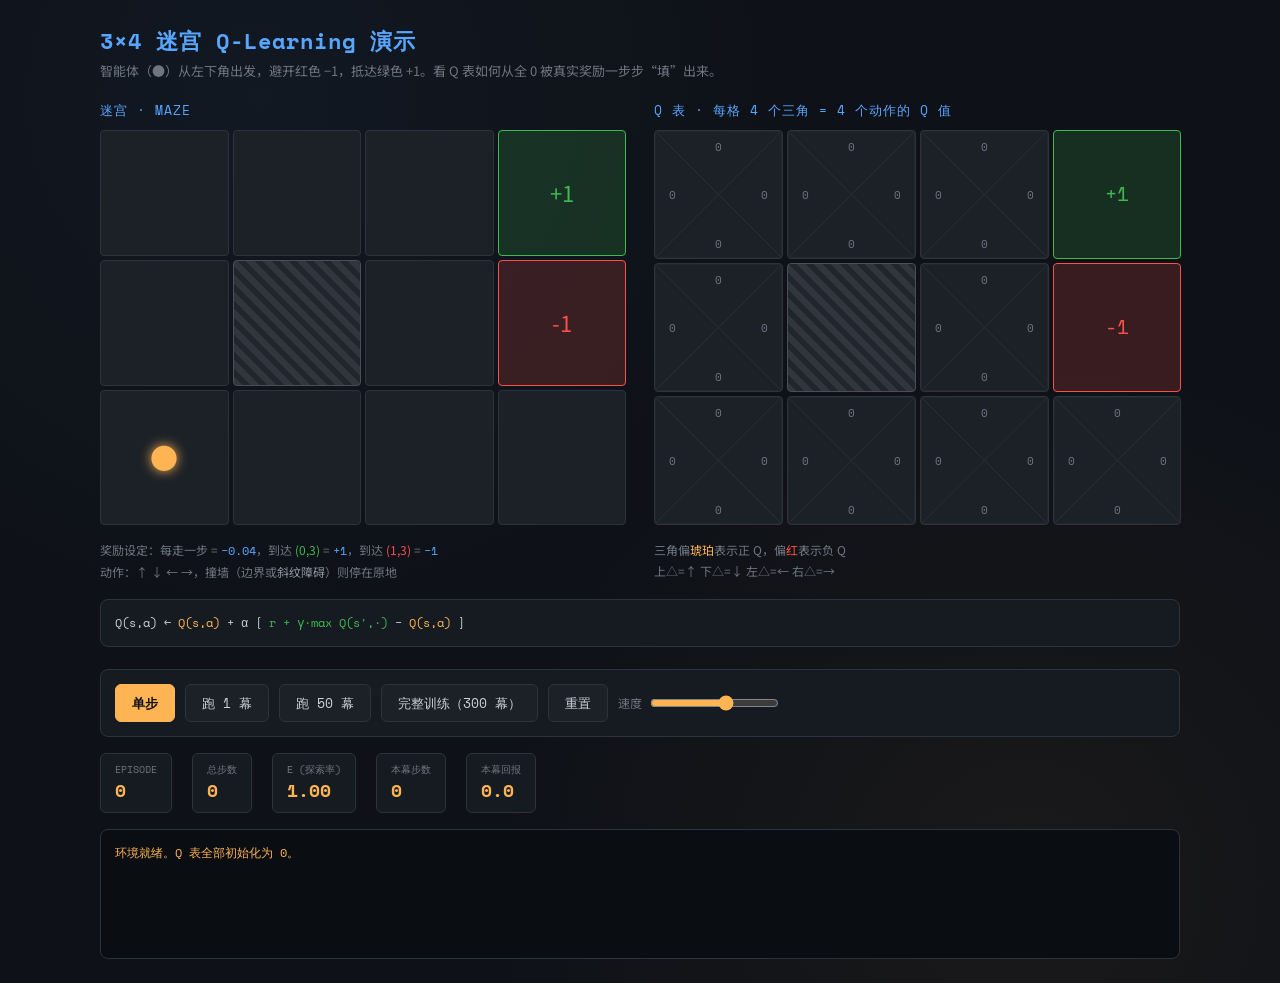
<file: notes/qlearning_maze_4x4_with_walls.html>
<!DOCTYPE html>
<html lang="zh">
<head>
<meta charset="UTF-8">
<meta name="viewport" content="width=device-width, initial-scale=1.0">
<title>3×4 迷宫 Q-Learning 演示</title>
<style>
  @import url('https://fonts.googleapis.com/css2?family=Space+Mono:wght@400;700&family=Noto+Sans+SC:wght@400;500;700&display=swap');

  :root {
    --bg: #0e1117;
    --panel: #161b22;
    --line: #2d333b;
    --ink: #c9d1d9;
    --dim: #6e7681;
    --amber: #ffb454;
    --amber-glow: rgba(255,180,84,0.25);
    --green: #3fb950;
    --red: #f85149;
    --blue: #58a6ff;
    --cell: #1c2128;
  }
  * { box-sizing: border-box; margin: 0; padding: 0; }
  body {
    background: var(--bg);
    color: var(--ink);
    font-family: 'Noto Sans SC', sans-serif;
    padding: 24px;
    line-height: 1.5;
    background-image: radial-gradient(circle at 20% 10%, rgba(88,166,255,0.05), transparent 40%),
                      radial-gradient(circle at 80% 90%, rgba(255,180,84,0.05), transparent 40%);
    min-height: 100vh;
  }
  .wrap { max-width: 1080px; margin: 0 auto; }
  h1 {
    font-family: 'Space Mono', monospace;
    font-size: 22px; font-weight: 700; color: var(--blue);
    margin-bottom: 4px; letter-spacing: 1px;
  }
  .sub { color: var(--dim); font-size: 13px; margin-bottom: 20px; }
  .grids { display: flex; gap: 28px; flex-wrap: wrap; align-items: flex-start; }
  .block { flex: 1; min-width: 320px; }
  .block-title {
    font-family: 'Space Mono', monospace; font-size: 13px; color: var(--blue);
    margin-bottom: 10px; letter-spacing: 1px; text-transform: uppercase;
  }
  /* 迷宫网格 */
  .maze { display: grid; grid-template-columns: repeat(4,1fr); gap: 4px; aspect-ratio: 4 / 3; }
  .mcell {
    background: var(--cell); border: 1px solid var(--line);
    border-radius: 4px; position: relative;
    display: flex; align-items: center; justify-content: center;
    font-size: 22px;
  }
  .mcell.goal { background: rgba(63,185,80,0.18); border-color: var(--green); color: var(--green); }
  .mcell.trap { background: rgba(248,81,73,0.18); border-color: var(--red); color: var(--red); }
  .mcell.wall {
    background: repeating-linear-gradient(45deg, #30363d, #30363d 6px, #21262d 6px, #21262d 12px);
    border-color: #484f58;
  }
  .qcell.wall {
    background: repeating-linear-gradient(45deg, #30363d, #30363d 6px, #21262d 6px, #21262d 12px);
    border-color: #484f58;
  }
  .mcell.agent::after {
    content: '●'; color: var(--amber); font-size: 28px;
    text-shadow: 0 0 12px var(--amber); animation: pulse 1s infinite;
  }
  @keyframes pulse { 0%,100%{opacity:1} 50%{opacity:.5} }

  /* Q 表网格 */
  .qtable { display: grid; grid-template-columns: repeat(4,1fr); gap: 4px; aspect-ratio: 4 / 3; }
  .qcell {
    background: var(--cell); border: 1px solid var(--line); border-radius: 4px;
    position: relative; aspect-ratio: 1;
  }
  .qcell.goal { background: rgba(63,185,80,0.18); border-color: var(--green); color: var(--green); }
  .qcell.trap { background: rgba(248,81,73,0.18); border-color: var(--red); color: var(--red); }
  .qcell svg { width: 100%; height: 100%; display: block; }
  .qval { font-family: 'Space Mono', monospace; font-size: 9px; }

  .controls {
    margin-top: 22px; display: flex; gap: 10px; flex-wrap: wrap; align-items: center;
    background: var(--panel); border: 1px solid var(--line); border-radius: 8px; padding: 14px;
  }
  button {
    font-family: 'Space Mono', monospace; font-size: 13px;
    background: var(--cell); color: var(--ink); border: 1px solid var(--line);
    padding: 8px 16px; border-radius: 6px; cursor: pointer; transition: all .15s;
  }
  button:hover { border-color: var(--amber); color: var(--amber); }
  button.primary { background: var(--amber); color: #0e1117; border-color: var(--amber); font-weight: 700; }
  button.primary:hover { background: #ffc66e; color: #0e1117; }
  button:disabled { opacity: .4; cursor: not-allowed; }
  .slider-group { display: flex; align-items: center; gap: 8px; font-size: 12px; color: var(--dim); }
  input[type=range] { accent-color: var(--amber); }

  .stats {
    margin-top: 16px; display: flex; gap: 20px; flex-wrap: wrap;
    font-family: 'Space Mono', monospace; font-size: 13px;
  }
  .stat { background: var(--panel); border: 1px solid var(--line); border-radius: 6px; padding: 8px 14px; }
  .stat .label { color: var(--dim); font-size: 10px; text-transform: uppercase; }
  .stat .value { color: var(--amber); font-size: 18px; font-weight: 700; }

  .log {
    margin-top: 16px; background: #0a0d12; border: 1px solid var(--line); border-radius: 8px;
    padding: 14px; font-family: 'Space Mono', monospace; font-size: 12px;
    height: 130px; overflow-y: auto; color: var(--dim);
  }
  .log .line { margin-bottom: 3px; }
  .log .hl { color: var(--amber); }
  .log .g { color: var(--green); }
  .legend { margin-top: 14px; font-size: 12px; color: var(--dim); line-height: 1.8; }
  .legend code { font-family: 'Space Mono', monospace; color: var(--blue); }
  .formula {
    margin-top: 16px; background: var(--panel); border: 1px solid var(--line);
    border-radius: 8px; padding: 14px; font-family: 'Space Mono', monospace;
    font-size: 12px; color: var(--ink); overflow-x: auto;
  }
  .formula .target { color: var(--green); }
  .formula .old { color: var(--amber); }
</style>
</head>
<body>
<div class="wrap">
  <h1>3×4 迷宫 Q-Learning 演示</h1>
  <div class="sub">智能体（●）从左下角出发，避开红色 −1，抵达绿色 +1。看 Q 表如何从全 0 被真实奖励一步步“填”出来。</div>

  <div class="grids">
    <div class="block">
      <div class="block-title">迷宫 · Maze</div>
      <div class="maze" id="maze"></div>
      <div class="legend">
        <div>奖励设定：每走一步 = <code>−0.04</code>，到达<span style="color:var(--green)"> (0,3)</span> = <code>+1</code>，到达<span style="color:var(--red)"> (1,3)</span> = <code>−1</code></div>
        <div>动作：↑ ↓ ← →，撞墙（边界或<span style="color:#8b949e">斜纹障碍</span>）则停在原地</div>
      </div>
    </div>

    <div class="block">
      <div class="block-title">Q 表 · 每格 4 个三角 = 4 个动作的 Q 值</div>
      <div class="qtable" id="qtable"></div>
      <div class="legend">
        <div>三角偏<span style="color:var(--amber)">琥珀</span>表示正 Q，偏<span style="color:var(--red)">红</span>表示负 Q</div>
        <div>上△=↑ 下△=↓ 左△=← 右△=→</div>
      </div>
    </div>
  </div>

  <div class="formula">
    Q(s,a) ← <span class="old">Q(s,a)</span> + α [ <span class="target">r + γ·max Q(s',·)</span> − <span class="old">Q(s,a)</span> ]
  </div>

  <div class="controls">
    <button class="primary" id="step1">单步</button>
    <button id="ep1">跑 1 幕</button>
    <button id="ep50">跑 50 幕</button>
    <button id="train">完整训练（300 幕）</button>
    <button id="reset">重置</button>
    <div class="slider-group">
      速度 <input type="range" id="speed" min="0" max="100" value="60">
    </div>
  </div>

  <div class="stats">
    <div class="stat"><div class="label">Episode</div><div class="value" id="s-ep">0</div></div>
    <div class="stat"><div class="label">总步数</div><div class="value" id="s-steps">0</div></div>
    <div class="stat"><div class="label">ε (探索率)</div><div class="value" id="s-eps">1.00</div></div>
    <div class="stat"><div class="label">本幕步数</div><div class="value" id="s-epsteps">0</div></div>
    <div class="stat"><div class="label">本幕回报</div><div class="value" id="s-return">0.0</div></div>
  </div>

  <div class="log" id="log"></div>
</div>

<script>
// ===== 环境定义 =====
const ROWS = 3;
const COLS = 4;
const POS_TERMINAL = idx(0,3);     // (0,3) -> +1
const NEG_TERMINAL = idx(1,3);     // (1,3) -> -1
const START = idx(2,0);            // 左下角 (2,0)
const ACTIONS = ['↑','↓','←','→']; // 0 up,1 down,2 left,3 right
const STEP_REWARD = -0.04;
const POS_REWARD = 1;
const NEG_REWARD = -1;
// 墙（障碍格）：(1,1)
const WALLS = new Set([idx(1,1)]);
function isWall(s){ return WALLS.has(s); }
function isTerminal(s){ return s === POS_TERMINAL || s === NEG_TERMINAL; }
function rewardFor(s){ return s === POS_TERMINAL ? POS_REWARD : s === NEG_TERMINAL ? NEG_REWARD : STEP_REWARD; }
const ALPHA = 0.3, GAMMA = 0.9;
let EPS = 1.0;

// Q[state][action]
let Q, curState, totalSteps, episode, epSteps, epReturn;

function idx(r,c){ return r*COLS + c; }
function rc(s){ return [Math.floor(s/COLS), s%COLS]; }

function nextState(s, a){
  let [r,c] = rc(s);
  if(a===0) r--; if(a===1) r++; if(a===2) c--; if(a===3) c++;
  if(r<0||r>=ROWS||c<0||c>=COLS) return s; // 撞外墙
  const ns = idx(r,c);
  if(isWall(ns)) return s;            // 撞内墙，停在原地
  return ns;
}

function reset(){
  Q = Array.from({length:ROWS*COLS}, ()=>[0,0,0,0]);
  curState = START; totalSteps = 0; episode = 0; epSteps = 0; epReturn = 0;
  EPS = 1.0;
  logLines = [];
  log('环境就绪。Q 表全部初始化为 0。', 'hl');
  render();
}

// ε-greedy 选动作
function chooseAction(s){
  if(Math.random() < EPS){
    return Math.floor(Math.random()*4);          // 探索
  }
  // 利用：取 Q 最大（平局随机）
  let q = Q[s], mx = Math.max(...q);
  let best = q.map((v,i)=>v===mx?i:-1).filter(i=>i>=0);
  return best[Math.floor(Math.random()*best.length)];
}

// 执行一步 Q-Learning 更新
function stepOnce(){
  if(isTerminal(curState)){ startEpisode(); return; }
  const s = curState;
  const a = chooseAction(s);
  const s2 = nextState(s, a);
  const done = isTerminal(s2);
  const r = rewardFor(s2);

  const oldQ = Q[s][a];
  const maxNext = done ? 0 : Math.max(...Q[s2]); // 终止状态之后没有未来
  const target = r + GAMMA * maxNext;
  Q[s][a] = oldQ + ALPHA * (target - oldQ);

  totalSteps++; epSteps++; epReturn += r;
  curState = s2;

  const [sr,sc] = rc(s);
  log(`s=(${sr},${sc}) a=${ACTIONS[a]} → r=${r.toFixed(2)}  Q: ${oldQ.toFixed(2)} → <span class="hl">${Q[s][a].toFixed(2)}</span>`,
      done ? (s2 === POS_TERMINAL ? 'g' : '') : '');

  if(done){
    const [tr,tc] = rc(s2);
    const cls = s2 === POS_TERMINAL ? 'g' : '';
    log(`★ 到达终止状态 (${tr},${tc})！本幕用 ${epSteps} 步，回报 ${epReturn.toFixed(2)}`, cls);
  }
  render();
  return done;
}

function startEpisode(){
  episode++;
  curState = START; epSteps = 0; epReturn = 0;
  // ε 衰减
  EPS = Math.max(0.05, 1.0 * Math.pow(0.985, episode));
  render();
}

// 跑完整一幕
async function runEpisode(animate=true){
  if(isTerminal(curState) || epSteps>0) startEpisode();
  let guard = 0;
  while(!isTerminal(curState) && guard < 200){
    const done = stepOnce();
    guard++;
    if(animate){ await sleep(speedDelay()); }
    if(done) break;
  }
}

// ===== 渲染 =====
function render(){
  // 迷宫
  const maze = document.getElementById('maze');
  maze.innerHTML='';
  for(let s=0;s<ROWS*COLS;s++){
    const d = document.createElement('div');
    d.className='mcell';
    if(isWall(s)){ d.classList.add('wall'); maze.appendChild(d); continue; }
    if(s===POS_TERMINAL){ d.classList.add('goal'); d.textContent='+1'; }
    if(s===NEG_TERMINAL){ d.classList.add('trap'); d.textContent='-1'; }
    if(s===curState && !isTerminal(s)) d.classList.add('agent');
    maze.appendChild(d);
  }
  // Q 表
  const qt = document.getElementById('qtable');
  qt.innerHTML='';
  for(let s=0;s<ROWS*COLS;s++){
    const d = document.createElement('div');
    d.className='qcell';
    if(isWall(s)){ d.classList.add('wall'); qt.appendChild(d); continue; }
    if(s===POS_TERMINAL){ d.classList.add('goal'); d.innerHTML='<div style="display:flex;height:100%;align-items:center;justify-content:center;font-size:20px;font-family:Space Mono,monospace">+1</div>'; qt.appendChild(d); continue; }
    if(s===NEG_TERMINAL){ d.classList.add('trap'); d.innerHTML='<div style="display:flex;height:100%;align-items:center;justify-content:center;font-size:20px;font-family:Space Mono,monospace">-1</div>'; qt.appendChild(d); continue; }
    d.innerHTML = qcellSVG(Q[s]);
    qt.appendChild(d);
  }
  // stats
  document.getElementById('s-ep').textContent = episode;
  document.getElementById('s-steps').textContent = totalSteps;
  document.getElementById('s-eps').textContent = EPS.toFixed(2);
  document.getElementById('s-epsteps').textContent = epSteps;
  document.getElementById('s-return').textContent = epReturn.toFixed(1);
}

// 把一格画成 4 个三角，颜色映射 Q 值
function qcellSVG(q){
  // 归一化用于上色：正值偏琥珀，负值偏红
  const allMax = Math.max(0.001, ...Q.flat().map(v => Math.abs(v)));
  function col(v){
    if(Math.abs(v) < 0.005) return '#1c2128';
    const t = Math.min(1, Math.abs(v)/allMax);
    if(v > 0){
      const r = Math.round(28 + t*(255-28));
      const g = Math.round(33 + t*(180-33));
      const b = Math.round(40 + t*(84-40));
      return `rgb(${r},${g},${b})`;
    }
    const r = Math.round(28 + t*(248-28));
    const g = Math.round(33 + t*(81-33));
    const b = Math.round(40 + t*(73-40));
    return `rgb(${r},${g},${b})`;
  }
  function txt(v){ return Math.abs(v) < 0.005 ? '0' : v.toFixed(2); }
  function tcol(v){ return Math.abs(v)/allMax>0.5 ? '#0e1117' : '#6e7681'; }
  // 三角：上(0) 下(1) 左(2) 右(3)
  return `<svg viewBox="0 0 100 100">
    <polygon points="0,0 100,0 50,50" fill="${col(q[0])}" stroke="#2d333b" stroke-width="0.5"/>
    <polygon points="0,100 100,100 50,50" fill="${col(q[1])}" stroke="#2d333b" stroke-width="0.5"/>
    <polygon points="0,0 0,100 50,50" fill="${col(q[2])}" stroke="#2d333b" stroke-width="0.5"/>
    <polygon points="100,0 100,100 50,50" fill="${col(q[3])}" stroke="#2d333b" stroke-width="0.5"/>
    <text x="50" y="16" text-anchor="middle" class="qval" fill="${tcol(q[0])}">${txt(q[0])}</text>
    <text x="50" y="92" text-anchor="middle" class="qval" fill="${tcol(q[1])}">${txt(q[1])}</text>
    <text x="14" y="54" text-anchor="middle" class="qval" fill="${tcol(q[2])}">${txt(q[2])}</text>
    <text x="86" y="54" text-anchor="middle" class="qval" fill="${tcol(q[3])}">${txt(q[3])}</text>
  </svg>`;
}

// ===== 日志 =====
let logLines = [];
function log(msg, cls=''){
  logLines.unshift(`<div class="line ${cls}">${msg}</div>`);
  if(logLines.length>60) logLines.pop();
  document.getElementById('log').innerHTML = logLines.join('');
}

// ===== 工具 =====
function sleep(ms){ return new Promise(r=>setTimeout(r,ms)); }
function speedDelay(){
  const v = +document.getElementById('speed').value; // 0..100
  return Math.round(220 * (1 - v/100)) + 5;           // 越大越快
}
let busy = false;
function lockUI(b){ busy=b; ['step1','ep1','ep50','train','reset'].forEach(id=>document.getElementById(id).disabled=b); }

// ===== 按钮 =====
document.getElementById('step1').onclick = ()=>{ if(!busy) stepOnce(); };
document.getElementById('ep1').onclick = async ()=>{ if(busy)return; lockUI(true); await runEpisode(true); lockUI(false); };
document.getElementById('ep50').onclick = async ()=>{
  if(busy)return; lockUI(true);
  for(let i=0;i<50;i++){ await runEpisode(false); await sleep(2); render(); }
  log('已跑 50 幕。', 'hl'); lockUI(false);
};
document.getElementById('train').onclick = async ()=>{
  if(busy)return; lockUI(true);
  for(let i=0;i<300;i++){ await runEpisode(false); if(i%20===0){ render(); await sleep(1);} }
  render();
  log('★ 训练完成 300 幕。Q 表已收敛——每格最亮的三角就是最优动作。', 'g');
  lockUI(false);
};
document.getElementById('reset').onclick = ()=>{ if(!busy) reset(); };

// init
reset();
</script>
</body>
</html>
</file>
<file: styles.css>
:root {
  --bg: #f4efe6;
  --bg-soft: #e8f0e5;
  --paper: rgba(255, 252, 244, 0.76);
  --paper-strong: #fffdf7;
  --ink: #1f211d;
  --muted: #6d7168;
  --line: rgba(31, 33, 29, 0.13);
  --black: #11120f;
  --green: #496f57;
  --blue: #7aa4a6;
  --clay: #c97858;
  --gold: #dcae5b;
  --shadow: 0 22px 55px rgba(51, 47, 35, 0.12);
}

* {
  box-sizing: border-box;
}

html {
  min-height: 100%;
  background: var(--bg);
}

body {
  min-height: 100%;
  margin: 0;
  overflow-x: hidden;
  color: var(--ink);
  background:
    linear-gradient(120deg, rgba(122, 164, 166, 0.24), transparent 36%),
    radial-gradient(circle at 86% 16%, rgba(220, 174, 91, 0.26), transparent 26%),
    radial-gradient(circle at 12% 72%, rgba(73, 111, 87, 0.18), transparent 30%),
    linear-gradient(180deg, #eef3ea 0%, var(--bg) 58%, #f8f3ea 100%);
  font-family:
    "Noto Sans SC",
    "PingFang SC",
    "Microsoft YaHei",
    system-ui,
    -apple-system,
    BlinkMacSystemFont,
    "Segoe UI",
    sans-serif;
  letter-spacing: 0;
}

body::before {
  position: fixed;
  inset: 0;
  z-index: -1;
  pointer-events: none;
  content: "";
  background-image:
    linear-gradient(rgba(31, 33, 29, 0.035) 1px, transparent 1px),
    linear-gradient(90deg, rgba(31, 33, 29, 0.03) 1px, transparent 1px);
  background-size: 32px 32px;
  mask-image: linear-gradient(180deg, rgba(0, 0, 0, 0.7), transparent 76%);
}

a {
  color: inherit;
  text-decoration: none;
}

.page-shell {
  width: min(100%, 1440px);
  min-height: 100vh;
  margin: 0 auto;
  padding: 14px;
}

.site-header {
  display: grid;
  grid-template-columns: 1fr;
  align-items: center;
  gap: 16px;
  min-height: 60px;
  padding: 10px 12px;
  border-radius: 8px;
  color: #f8f5ec;
  background: var(--black);
  box-shadow: 0 14px 40px rgba(17, 18, 15, 0.18);
}

.brand {
  display: inline-flex;
  align-items: center;
  min-width: 0;
  gap: 10px;
  font-weight: 800;
  line-height: 1;
}

.brand-avatar {
  width: 34px;
  height: 34px;
  flex: 0 0 auto;
  border: 1px solid rgba(248, 245, 236, 0.28);
  border-radius: 50%;
  object-fit: cover;
  background: #f8f5ec;
}

.brand span:last-child {
  overflow: hidden;
  text-overflow: ellipsis;
  white-space: nowrap;
}

.top-nav {
  display: flex;
  align-items: center;
  gap: 4px;
  width: 100%;
  max-width: 100%;
  overflow-x: auto;
  scrollbar-width: none;
  color: rgba(248, 245, 236, 0.72);
  font-size: 0.82rem;
  font-weight: 700;
}

.top-nav::-webkit-scrollbar {
  display: none;
}

.top-nav a {
  min-height: 34px;
  flex: 0 0 auto;
  padding: 9px 10px;
  border-radius: 999px;
  transition:
    background-color 160ms ease,
    color 160ms ease;
}

.top-nav a:hover,
.top-nav a:focus-visible {
  color: #fffdf7;
  background: rgba(255, 255, 255, 0.12);
  outline: none;
}

.hero {
  display: grid;
  align-items: end;
  min-height: 54vh;
  padding: 72px 4px 44px;
}

.hero-copy {
  display: grid;
  gap: 14px;
}

.eyebrow {
  width: fit-content;
  margin: 0;
  padding: 7px 10px;
  border: 1px solid var(--line);
  border-radius: 999px;
  color: var(--green);
  background: rgba(255, 253, 247, 0.62);
  font-size: 0.72rem;
  font-weight: 900;
  letter-spacing: 0.12em;
  text-transform: uppercase;
}

h1 {
  max-width: 100%;
  margin: 0;
  font-size: clamp(3.4rem, 16vw, 6rem);
  line-height: 0.92;
  letter-spacing: 0;
}

h1 span {
  display: block;
}

.intro {
  max-width: 25rem;
  margin: 0;
  color: #4c5148;
  font-size: 1rem;
  line-height: 1.85;
}

.entry-grid {
  display: grid;
  grid-template-columns: 1fr;
  gap: 10px;
  padding: 0 0 30px;
}

.entry-card {
  position: relative;
  display: grid;
  grid-template-columns: 42px minmax(0, 1fr);
  grid-template-areas:
    "index title"
    "index text";
  gap: 4px 14px;
  min-height: 106px;
  padding: 18px;
  border: 1px solid var(--line);
  border-radius: 8px;
  background: var(--paper);
  box-shadow: 0 10px 28px rgba(51, 47, 35, 0.08);
  backdrop-filter: blur(10px);
  transition:
    background-color 180ms ease,
    border-color 180ms ease,
    transform 180ms ease,
    box-shadow 180ms ease;
}

.entry-card::after {
  position: absolute;
  top: 16px;
  right: 16px;
  width: 8px;
  height: 30px;
  border-radius: 999px;
  content: "";
  background: var(--green);
}

.entry-card:nth-child(2)::after {
  background: var(--gold);
}

.entry-card:nth-child(3)::after {
  background: var(--blue);
}

.entry-card:nth-child(4)::after {
  background: var(--clay);
}

.entry-card:hover,
.entry-card:focus-visible {
  border-color: rgba(31, 33, 29, 0.24);
  background: var(--paper-strong);
  box-shadow: var(--shadow);
  outline: none;
  transform: translateY(-2px);
}

.entry-index {
  grid-area: index;
  color: var(--green);
  font-size: 0.78rem;
  font-weight: 900;
}

.entry-title {
  grid-area: title;
  padding-right: 24px;
  font-size: 1.16rem;
  font-weight: 850;
  line-height: 1.2;
}

.entry-text {
  grid-area: text;
  color: var(--muted);
  font-size: 0.88rem;
  line-height: 1.65;
}

.profile-shell {
  padding-bottom: 44px;
}

.profile-hero {
  display: grid;
  justify-items: center;
  gap: 20px;
  padding: 58px 4px 46px;
  text-align: center;
}

.profile-photo {
  width: min(54vw, 230px);
  aspect-ratio: 1;
  border: 8px solid rgba(255, 253, 247, 0.86);
  border-radius: 50%;
  object-fit: cover;
  box-shadow: var(--shadow);
}

.profile-heading {
  display: grid;
  justify-items: center;
  gap: 12px;
}

.profile-heading h1 {
  font-size: clamp(3.4rem, 16vw, 7rem);
}

.contact-link {
  color: var(--muted);
  font-size: 0.96rem;
  font-weight: 750;
  line-height: 1.4;
  transition: color 160ms ease;
}

.contact-link:hover,
.contact-link:focus-visible {
  color: var(--green);
  outline: none;
}

.profile-layout {
  display: grid;
  width: min(100%, 1040px);
  gap: 0;
  margin: 0 auto;
}

.profile-section {
  padding: 28px 0;
  border-top: 1px solid var(--line);
  background: transparent;
}

.section-kicker {
  margin-bottom: 8px;
  color: var(--green);
  font-size: 0.74rem;
  font-weight: 900;
  letter-spacing: 0.12em;
  text-transform: uppercase;
}

.profile-section h2 {
  margin: 0 0 18px;
  font-size: 1.36rem;
  line-height: 1.2;
}

.timeline {
  display: grid;
  gap: 16px;
  margin: 0;
  padding: 0;
  list-style: none;
}

.timeline li {
  position: relative;
  padding-left: 22px;
}

.timeline li::before {
  position: absolute;
  top: 0.45em;
  left: 0;
  width: 8px;
  height: 8px;
  border-radius: 50%;
  content: "";
  background: var(--green);
}

.timeline li::after {
  position: absolute;
  top: calc(0.45em + 12px);
  bottom: -14px;
  left: 3px;
  width: 2px;
  content: "";
  background: rgba(73, 111, 87, 0.2);
}

.timeline li:last-child::after {
  display: none;
}

.timeline div,
.info-row {
  display: grid;
  gap: 6px;
}

.timeline small {
  grid-column: 1 / -1;
  color: var(--green);
  font-size: 0.72rem;
  font-weight: 900;
  letter-spacing: 0.08em;
  text-transform: uppercase;
}

.timeline strong,
.info-row strong {
  font-size: 1rem;
  line-height: 1.55;
}

.timeline span,
.info-row span {
  color: var(--muted);
  font-size: 0.9rem;
  font-weight: 700;
}

.tag-list {
  display: flex;
  flex-wrap: wrap;
  gap: 0;
  color: var(--green);
  font-size: 0.98rem;
  font-weight: 850;
  line-height: 1.8;
}

.tag-list span {
  display: inline;
}

.tag-list span:not(:last-child)::after {
  margin: 0 0.42em;
  color: var(--muted);
  content: "/";
}

.research-section p {
  margin: 14px 0 0;
  color: var(--muted);
  line-height: 1.7;
}

.research-shell {
  padding-bottom: 56px;
}

.section-hero {
  display: grid;
  gap: 14px;
  padding: 64px 4px 44px;
}

.paper-timeline {
  width: min(100%, 1120px);
  margin: 0 auto;
  border-top: 1px solid var(--line);
}

.paper-item {
  display: grid;
  gap: 16px;
  padding: 28px 0;
  border-bottom: 1px solid var(--line);
}

.paper-date {
  color: var(--green);
  font-size: 0.82rem;
  font-weight: 900;
  letter-spacing: 0.08em;
}

.paper-content {
  display: grid;
  gap: 8px;
}

.paper-content h2 {
  max-width: 52rem;
  margin: 0;
  font-family: Georgia, "Times New Roman", Times, serif;
  font-size: clamp(1.45rem, 4.8vw, 2.55rem);
  line-height: 1.18;
  letter-spacing: 0;
  overflow-wrap: anywhere;
}

.paper-title-cn {
  max-width: 42rem;
  margin: 0;
  color: var(--muted);
  font-size: 0.98rem;
  font-weight: 700;
  line-height: 1.65;
}

.paper-link {
  width: fit-content;
  color: #2f6fb6;
  font-size: 0.88rem;
  font-weight: 850;
  line-height: 1.4;
  transition: color 160ms ease;
}

.paper-link:hover,
.paper-link:focus-visible {
  color: #174879;
  outline: none;
}

.paper-meta {
  margin: 4px 0 0;
  color: var(--muted);
  font-size: 0.96rem;
  line-height: 1.6;
}

.paper-meta sup {
  font-size: 0.68em;
  line-height: 0;
}

.notes-shell {
  padding-bottom: 56px;
}

.note-timeline {
  width: min(100%, 1120px);
  margin: 0 auto;
  border-top: 1px solid var(--line);
}

.note-item {
  display: grid;
  gap: 16px;
  padding: 28px 0;
  border-bottom: 1px solid var(--line);
}

.note-date {
  color: var(--green);
  font-size: 0.82rem;
  font-weight: 900;
  letter-spacing: 0.08em;
}

.note-content {
  display: grid;
  gap: 8px;
}

.note-content h2 {
  max-width: 52rem;
  margin: 0;
  font-family: Georgia, "Times New Roman", Times, serif;
  font-size: clamp(1.7rem, 6vw, 3.1rem);
  line-height: 1.08;
  letter-spacing: 0;
  overflow-wrap: anywhere;
  word-break: break-word;
}

.note-content h2 span {
  display: block;
}

.note-source {
  max-width: 42rem;
  margin: 0;
  color: var(--muted);
  font-size: 0.98rem;
  font-weight: 700;
  line-height: 1.65;
}

.note-link {
  width: fit-content;
  color: #2f6fb6;
  font-size: 0.88rem;
  font-weight: 850;
  line-height: 1.4;
  transition: color 160ms ease;
}

.note-link:hover,
.note-link:focus-visible {
  color: #174879;
  outline: none;
}

.schedule-shell {
  padding-bottom: 56px;
}

.schedule-hero {
  padding-bottom: 34px;
}

.schedule-toolbar {
  display: grid;
  grid-template-columns: repeat(2, minmax(0, 1fr));
  gap: 10px;
  width: min(100%, 1220px);
  margin: 0 auto 18px;
}

.schedule-toolbar button,
.type-picker,
.trash-zone {
  min-height: 38px;
  width: 100%;
  justify-content: center;
  border: 1px solid var(--line);
  border-radius: 999px;
  background: rgba(255, 253, 247, 0.72);
  color: var(--ink);
  font: inherit;
  font-size: 0.88rem;
  font-weight: 850;
}

.schedule-toolbar button {
  cursor: pointer;
  padding: 0 14px;
}

.schedule-toolbar button:hover,
.schedule-toolbar button:focus-visible {
  background: var(--paper-strong);
  outline: none;
}

.schedule-toolbar button:disabled {
  cursor: progress;
  opacity: 0.55;
}

.type-picker {
  display: inline-flex;
  align-items: center;
  gap: 8px;
  padding: 0 12px;
}

.type-picker span,
.sync-status {
  color: var(--muted);
  font-size: 0.82rem;
  font-weight: 800;
}

.type-picker select {
  border: 0;
  background: transparent;
  color: var(--ink);
  font: inherit;
  font-weight: 850;
}

.trash-zone {
  display: inline-grid;
  min-width: 88px;
  place-items: center;
  padding: 0 14px;
  color: #8e3e32;
  border-color: rgba(142, 62, 50, 0.24);
}

.trash-zone.is-drop-target {
  color: #fffdf7;
  background: #8e3e32;
}

.sync-status {
  grid-column: 1 / -1;
  min-height: 1.2em;
  margin: 0;
}

.schedule-board {
  display: grid;
  width: min(100%, 1220px);
  gap: 22px;
  margin: 0 auto;
}

.schedule-week {
  display: grid;
  gap: 10px;
}

.schedule-week h2 {
  margin: 0;
  color: var(--green);
  font-size: 0.92rem;
  font-weight: 900;
  letter-spacing: 0.08em;
}

.week-grid {
  display: grid;
  grid-template-columns: repeat(3, minmax(0, 1fr));
  gap: 8px;
  padding-bottom: 2px;
}

.day-cell {
  display: grid;
  grid-template-rows: auto 1fr;
  gap: 12px;
  min-height: 154px;
  padding: 12px;
  border: 1px solid var(--line);
  border-radius: 8px;
  background: rgba(255, 253, 247, 0.54);
  transition:
    background-color 160ms ease,
    border-color 160ms ease,
    box-shadow 160ms ease;
}

.day-cell.is-today {
  border-color: rgba(73, 111, 87, 0.36);
  background: rgba(255, 253, 247, 0.82);
}

.day-cell.is-drop-target {
  border-color: rgba(47, 111, 182, 0.5);
  box-shadow: inset 0 0 0 2px rgba(47, 111, 182, 0.12);
}

.day-header {
  display: flex;
  align-items: baseline;
  justify-content: space-between;
  gap: 8px;
}

.weekday {
  color: var(--muted);
  font-size: 0.76rem;
  font-weight: 900;
  letter-spacing: 0.08em;
}

.day-header strong {
  font-size: 0.94rem;
}

.task-list {
  display: grid;
  align-content: start;
  gap: 8px;
}

.task-block {
  display: grid;
  grid-template-columns: 18px minmax(0, 1fr);
  align-items: start;
  gap: 8px;
  width: 100%;
  cursor: grab;
  border: 1px solid rgba(31, 33, 29, 0.08);
  border-left: 5px solid var(--green);
  border-radius: 8px;
  padding: 9px 10px 9px 9px;
  color: var(--ink);
  background: rgba(255, 253, 247, 0.74);
  font: inherit;
  font-size: 0.86rem;
  font-weight: 850;
  line-height: 1.35;
  text-align: left;
  transition:
    opacity 160ms ease,
    transform 160ms ease;
}

.task-check {
  position: relative;
  width: 17px;
  height: 17px;
  margin: 1px 0 0;
  border: 1.5px solid currentColor;
  border-radius: 50%;
  appearance: none;
  background: rgba(255, 253, 247, 0.7);
  color: inherit;
  cursor: pointer;
  opacity: 0.78;
}

.task-check::after {
  position: absolute;
  top: 2px;
  left: 5px;
  width: 4px;
  height: 8px;
  border-right: 2px solid currentColor;
  border-bottom: 2px solid currentColor;
  content: "";
  opacity: 0;
  transform: rotate(45deg) scale(0.72);
  transition:
    opacity 140ms ease,
    transform 140ms ease;
}

.task-check:checked::after {
  opacity: 1;
  transform: rotate(45deg) scale(1);
}

.task-check:focus-visible {
  outline: 2px solid rgba(31, 33, 29, 0.2);
  outline-offset: 2px;
}

.task-title {
  min-width: 0;
}

.task-block.is-complete {
  opacity: 0.6;
}

.task-block.is-complete .task-title {
  text-decoration: line-through;
  text-decoration-thickness: 1.5px;
}

.task-block:active {
  cursor: grabbing;
}

.task-block:hover,
.task-block:focus-visible {
  outline: 2px solid rgba(31, 33, 29, 0.14);
}

.task-block.is-dragging {
  opacity: 0.5;
  transform: scale(0.98);
}

.task-math {
  border-left-color: #4e8a5b;
}

.task-physics {
  border-left-color: #3f7fb7;
}

.task-general {
  border-left-color: #c74f45;
}

.task-life {
  border-left-color: #d8aa42;
}

.task-exam {
  border-color: #ff4b4b;
  border-left-color: #ff4b4b;
  color: #fffdf7;
  background: #ff4b4b;
  box-shadow: 0 8px 22px rgba(255, 75, 75, 0.22);
}

@media (max-width: 430px) {
  .hero {
    min-height: 48vh;
    padding-top: 54px;
  }

  .schedule-hero {
    padding-top: 44px;
    padding-bottom: 24px;
  }

  .trash-zone,
  .sync-status {
    grid-column: 1 / -1;
  }

  .paper-content h2 {
    font-size: 1.36rem;
    line-height: 1.22;
  }

  .note-content h2 {
    font-size: 1.55rem;
    line-height: 1.16;
  }

}

@media (max-width: 360px) {
  .page-shell {
    padding: 10px;
  }

  h1 {
    font-size: 3rem;
  }
}

@media (min-width: 700px) {
  .page-shell {
    padding: 22px;
  }

  .site-header {
    display: flex;
    justify-content: space-between;
    padding: 10px 14px;
  }

  .top-nav {
    width: auto;
  }

  .hero {
    min-height: 58vh;
    padding: 92px 8px 54px;
  }

  h1 {
    font-size: clamp(5rem, 10vw, 8.4rem);
  }

  .intro {
    font-size: 1.08rem;
  }

  .entry-grid {
    grid-template-columns: repeat(4, minmax(0, 1fr));
    gap: 12px;
    padding-bottom: 42px;
  }

  .entry-card {
    grid-template-columns: 1fr;
    grid-template-areas:
      "index"
      "title"
      "text";
    align-content: space-between;
    min-height: 206px;
    padding: 20px;
  }

  .profile-hero {
    justify-items: center;
    gap: 24px;
    padding: 82px 8px 58px;
    text-align: center;
  }

  .profile-photo {
    width: min(20vw, 250px);
  }

  .profile-section {
    padding: 34px 0;
  }

  .section-hero {
    padding: 92px 8px 54px;
  }

  .paper-item {
    grid-template-columns: 170px minmax(0, 1fr);
    gap: 42px;
    padding: 34px 0;
  }

  .note-item {
    grid-template-columns: 170px minmax(0, 1fr);
    gap: 42px;
    padding: 34px 0;
  }

  .schedule-toolbar {
    display: flex;
    align-items: center;
    flex-wrap: wrap;
  }

  .schedule-toolbar button,
  .type-picker,
  .trash-zone {
    width: auto;
  }

  .sync-status {
    grid-column: auto;
  }

  .day-cell {
    min-height: 176px;
  }

  .week-grid {
    grid-template-columns: repeat(7, minmax(104px, 1fr));
  }

  .timeline div,
  .info-row {
    grid-template-columns: minmax(0, 1fr) auto;
    align-items: baseline;
    gap: 20px;
  }
}

@media (min-width: 1040px) {
  .page-shell {
    padding: 26px 34px;
  }

  .hero {
    min-height: 62vh;
    padding-top: 116px;
  }
}

@media (min-width: 1440px) {
  .profile-layout {
    width: min(100%, 1120px);
  }

  .paper-timeline {
    width: min(100%, 1220px);
  }

  .paper-item {
    grid-template-columns: 190px minmax(0, 1fr);
    gap: 54px;
  }

  .note-timeline {
    width: min(100%, 1220px);
  }

  .note-item {
    grid-template-columns: 190px minmax(0, 1fr);
    gap: 54px;
  }

  .schedule-toolbar,
  .schedule-board {
    width: min(100%, 1320px);
  }

  .week-grid {
    grid-template-columns: repeat(7, minmax(150px, 1fr));
  }
}
</file>
